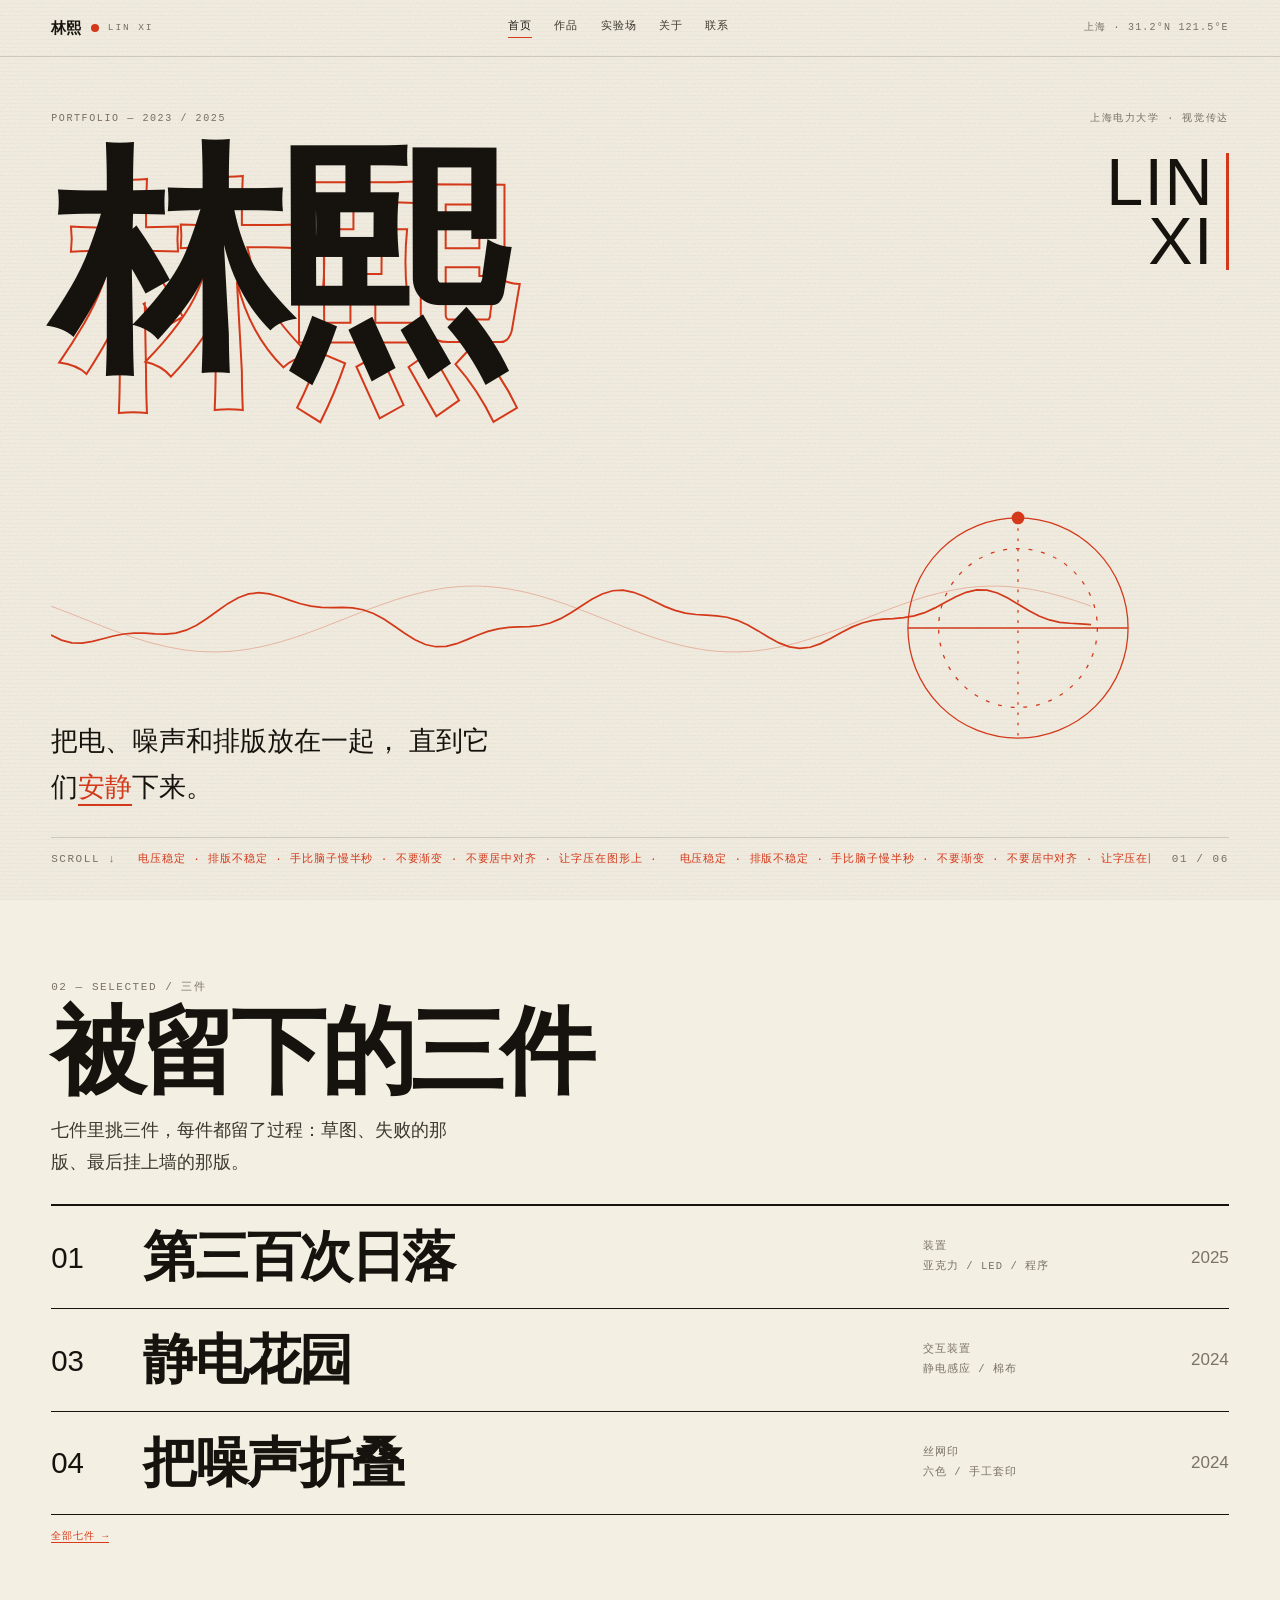
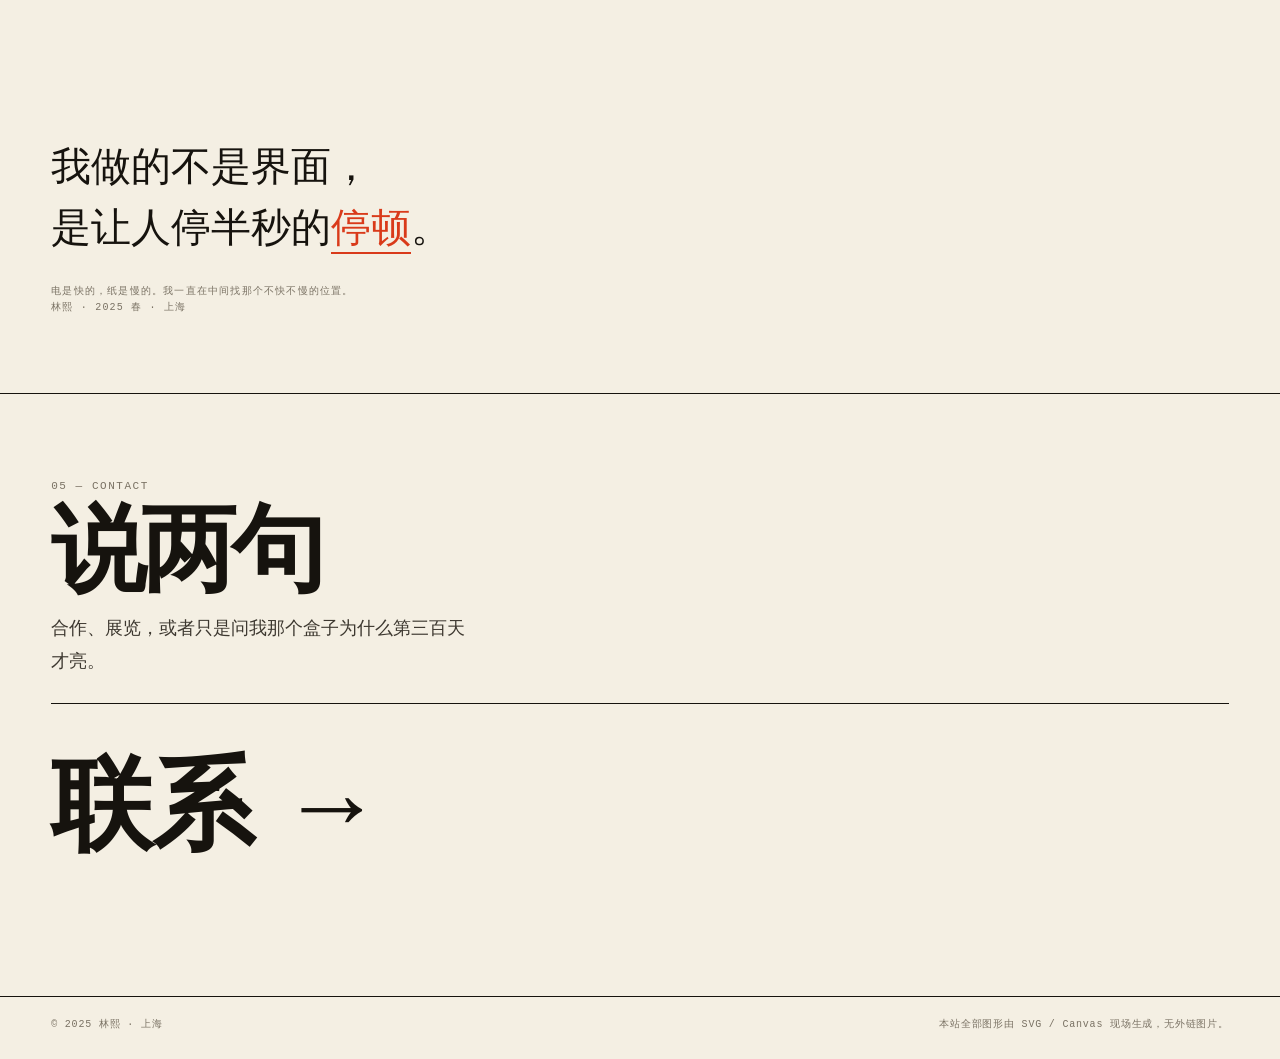
<file: index.html>
<!DOCTYPE html>
<html lang="zh-CN">
<head>
<meta charset="UTF-8">
<meta name="viewport" content="width=device-width, initial-scale=1">
<title>林熙 · 视觉 / 交互 / 装置</title>
<meta name="description" content="林熙，上海电力大学。视觉与交互设计。把电、噪声和排版放在一起，直到它们安静下来。">
<link rel="stylesheet" href="styles.css">
</head>
<body data-page="home">
<div class="grain" aria-hidden="true"></div>
<div class="scanlines" aria-hidden="true"></div>
<div class="lens" id="lens" aria-hidden="true"></div>
<div class="cursor" id="cursor" aria-hidden="true"><span>×</span></div>

<header class="bar">
  <a class="mark" href="index.html">林熙<span class="mark-dot"></span><span class="mark-latin">LIN XI</span></a>
  <nav class="nav">
    <a href="index.html" data-nav="home">首页</a>
    <a href="works.html" data-nav="works">作品</a>
    <a href="playground.html" data-nav="play">实验场</a>
    <a href="about.html" data-nav="about">关于</a>
    <a href="contact.html" data-nav="contact">联系</a>
  </nav>
  <p class="bar-meta">上海 · 31.2°N 121.5°E</p>
</header>

<main>

  <!-- ========== HERO ========== -->
  <section class="hero">
    <div class="hero-eyebrow">
      <span>PORTFOLIO — 2023 / 2025</span>
      <span>上海电力大学 · 视觉传达</span>
    </div>

    <div class="hero-stage">
      <span class="hero-ghost" aria-hidden="true">林熙</span>
      <h1 class="hero-name" data-split>林熙</h1>
      <span class="hero-latin" aria-hidden="true">LIN<br>XI</span>
      <svg class="hero-dial" viewBox="0 0 200 200" aria-hidden="true">
        <circle cx="100" cy="100" r="86" fill="none" stroke="currentColor" stroke-width="1"/>
        <circle cx="100" cy="100" r="62" fill="none" stroke="currentColor" stroke-width="1" stroke-dasharray="3 7"/>
        <path d="M14 100h172" stroke="currentColor" stroke-width="1"/>
        <path d="M100 14v172" stroke="currentColor" stroke-width="1" stroke-dasharray="2 6"/>
        <circle cx="100" cy="14" r="5" fill="currentColor"/>
      </svg>
      <svg class="hero-wave" viewBox="0 0 1200 120" preserveAspectRatio="none" aria-hidden="true">
        <path id="wave-a" d="" fill="none" stroke="currentColor" stroke-width="2"/>
        <path id="wave-b" d="" fill="none" stroke="currentColor" stroke-width="1" opacity=".35"/>
      </svg>
    </div>

    <p class="hero-claim">
      <span>把电、噪声和排版放在一起，</span>
      <span>直到它们<em>安静</em>下来。</span>
    </p>

    <div class="hero-foot">
      <span class="mono">SCROLL ↓</span>
      <div class="marquee" aria-hidden="true">
        <div class="marquee-track" id="marquee-track">
          <span>电压稳定 · 排版不稳定 · 手比脑子慢半秒 · 不要渐变 · 不要居中对齐 · 让字压在图形上 · </span>
          <span>电压稳定 · 排版不稳定 · 手比脑子慢半秒 · 不要渐变 · 不要居中对齐 · 让字压在图形上 · </span>
        </div>
      </div>
      <span class="mono">01 / 06</span>
    </div>
  </section>

  <!-- ========== FEATURED ========== -->
  <section class="page">
    <div class="page-head">
      <span class="mono">02 — SELECTED / 三件</span>
      <h2 class="page-title">被留下的三件</h2>
      <p class="page-lead">七件里挑三件，每件都留了过程：草图、失败的那版、最后挂上墙的那版。</p>
    </div>
    <ol class="work-list">
      <li class="work"><a class="work-row" href="work-sunset.html">
        <span class="work-no">01</span>
        <h3 class="work-title">第三百次日落</h3>
        <span class="work-meta"><i>装置</i><br><i>亚克力 / LED / 程序</i></span>
        <span class="work-year">2025</span>
      </a></li>
      <li class="work"><a class="work-row" href="work-garden.html">
        <span class="work-no">03</span>
        <h3 class="work-title">静电花园</h3>
        <span class="work-meta"><i>交互装置</i><br><i>静电感应 / 棉布</i></span>
        <span class="work-year">2024</span>
      </a></li>
      <li class="work"><a class="work-row" href="work-noise.html">
        <span class="work-no">04</span>
        <h3 class="work-title">把噪声折叠</h3>
        <span class="work-meta"><i>丝网印</i><br><i>六色 / 手工套印</i></span>
        <span class="work-year">2024</span>
      </a></li>
    </ol>
    <p class="work-hint mono"><a href="works.html">全部七件 →</a></p>
  </section>

  <!-- ========== STATEMENT ========== -->
  <section class="statement">
    <p class="statement-body">
      我做的不是界面，<br>
      是让人停半秒的<em>停顿</em>。
    </p>
    <p class="statement-sign">电是快的，纸是慢的。我一直在中间找那个不快不慢的位置。<br>林熙 · 2025 春 · 上海</p>
  </section>

  <!-- ========== CONTACT ========== -->
  <section class="page">
    <div class="page-head">
      <span class="mono">05 — CONTACT</span>
      <h2 class="page-title">说两句</h2>
      <p class="page-lead">合作、展览，或者只是问我那个盒子为什么第三百天才亮。</p>
    </div>
    <a class="contact-mail" href="contact.html">联系 →</a>
  </section>

  <footer class="footer">
    <span>© 2025 林熙 · 上海</span>
    <span>本站全部图形由 SVG / Canvas 现场生成，无外链图片。</span>
  </footer>
</main>

<script src="app.js"></script>
</body>
</html>
</file>
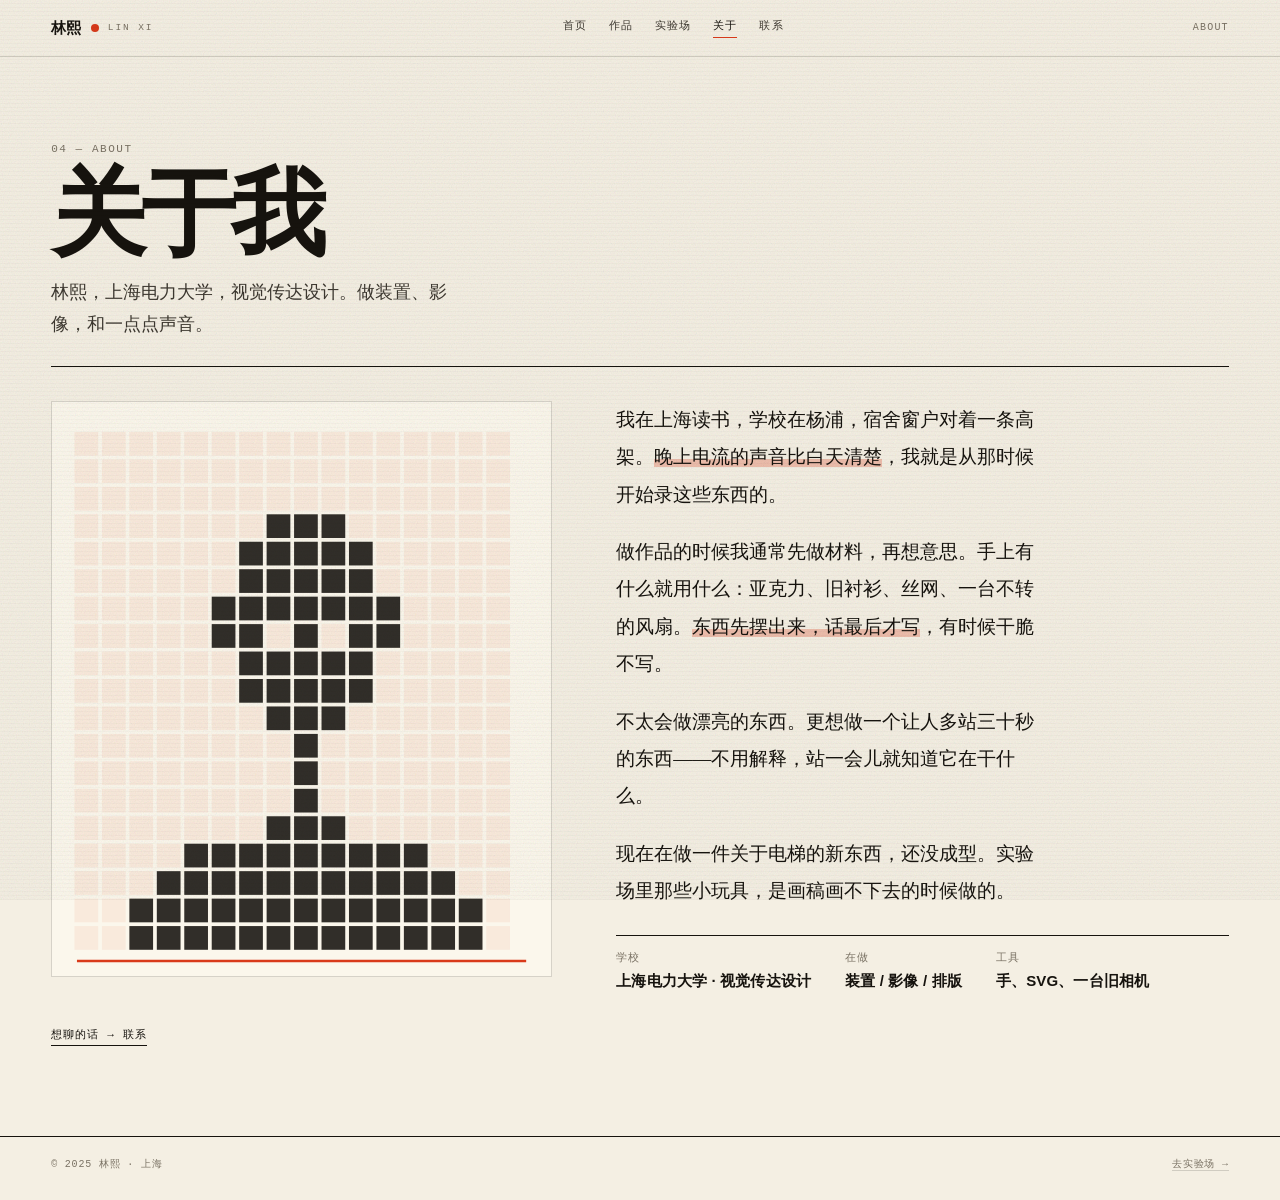
<file: about.html>
<!DOCTYPE html>
<html lang="zh-CN">
<head>
<meta charset="UTF-8">
<meta name="viewport" content="width=device-width, initial-scale=1">
<title>关于 · 林熙</title>
<meta name="description" content="林熙，上海电力大学视觉传达设计。做装置、影像和一点点声音。">
<link rel="stylesheet" href="styles.css">
</head>
<body data-page="about">
<div class="grain" aria-hidden="true"></div>
<div class="scanlines" aria-hidden="true"></div>
<div class="lens" id="lens" aria-hidden="true"></div>
<div class="cursor" id="cursor" aria-hidden="true"><span>×</span></div>

<header class="bar">
  <a class="mark" href="index.html">林熙<span class="mark-dot"></span><span class="mark-latin">LIN XI</span></a>
  <nav class="nav">
    <a href="index.html" data-nav="home">首页</a>
    <a href="works.html" data-nav="works">作品</a>
    <a href="playground.html" data-nav="play">实验场</a>
    <a href="about.html" data-nav="about">关于</a>
    <a href="contact.html" data-nav="contact">联系</a>
  </nav>
  <p class="bar-meta">ABOUT</p>
</header>

<main>
  <section class="page">
    <div class="page-head">
      <span class="mono">04 — ABOUT</span>
      <h1 class="page-title">关于我</h1>
      <p class="page-lead">林熙，上海电力大学，视觉传达设计。做装置、影像，和一点点声音。</p>
    </div>

    <div class="about-grid">
      <div class="about-portrait" data-art="portraitBig"></div>
      <div class="about-text">
        <p>我在上海读书，学校在杨浦，宿舍窗户对着一条高架。<em>晚上电流的声音比白天清楚</em>，我就是从那时候开始录这些东西的。</p>
        <p>做作品的时候我通常先做材料，再想意思。手上有什么就用什么：亚克力、旧衬衫、丝网、一台不转的风扇。<em>东西先摆出来，话最后才写</em>，有时候干脆不写。</p>
        <p>不太会做漂亮的东西。更想做一个让人多站三十秒的东西——不用解释，站一会儿就知道它在干什么。</p>
        <p>现在在做一件关于电梯的新东西，还没成型。实验场里那些小玩具，是画稿画不下去的时候做的。</p>

        <div class="about-facts">
          <div>学校<b>上海电力大学 · 视觉传达设计</b></div>
          <div>在做<b>装置 / 影像 / 排版</b></div>
          <div>工具<b>手、SVG、一台旧相机</b></div>
        </div>
      </div>
    </div>

    <a class="back" href="contact.html">想聊的话 → 联系</a>
  </section>

  <footer class="footer">
    <span>© 2025 林熙 · 上海</span>
    <span><a href="playground.html">去实验场 →</a></span>
  </footer>
</main>

<script src="app.js"></script>
</body>
</html>
</file>
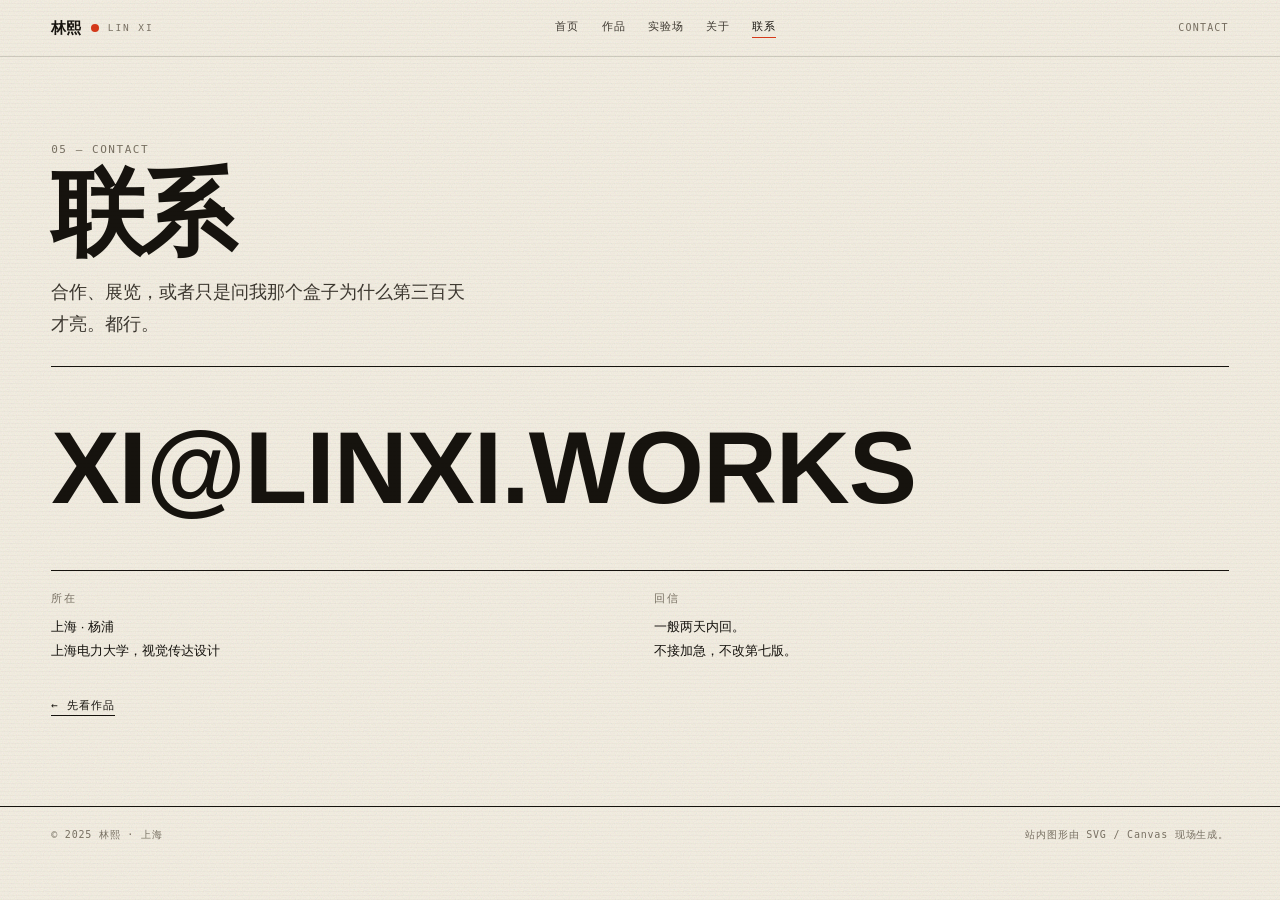
<file: contact.html>
<!DOCTYPE html>
<html lang="zh-CN">
<head>
<meta charset="UTF-8">
<meta name="viewport" content="width=device-width, initial-scale=1">
<title>联系 · 林熙</title>
<meta name="description" content="联系林熙：合作、展览，或者只是聊两句。">
<link rel="stylesheet" href="styles.css">
</head>
<body data-page="contact">
<div class="grain" aria-hidden="true"></div>
<div class="scanlines" aria-hidden="true"></div>
<div class="lens" id="lens" aria-hidden="true"></div>
<div class="cursor" id="cursor" aria-hidden="true"><span>×</span></div>

<header class="bar">
  <a class="mark" href="index.html">林熙<span class="mark-dot"></span><span class="mark-latin">LIN XI</span></a>
  <nav class="nav">
    <a href="index.html" data-nav="home">首页</a>
    <a href="works.html" data-nav="works">作品</a>
    <a href="playground.html" data-nav="play">实验场</a>
    <a href="about.html" data-nav="about">关于</a>
    <a href="contact.html" data-nav="contact">联系</a>
  </nav>
  <p class="bar-meta">CONTACT</p>
</header>

<main>
  <section class="page">
    <div class="page-head">
      <span class="mono">05 — CONTACT</span>
      <h1 class="page-title">联系</h1>
      <p class="page-lead">合作、展览，或者只是问我那个盒子为什么第三百天才亮。都行。</p>
    </div>

    <a class="contact-mail" href="mailto:xi@linxi.works">XI@LINXI.WORKS</a>

    <div class="contact-grid">
      <div>
        <span class="mono">所在</span>
        上海 · 杨浦<br>上海电力大学，视觉传达设计
      </div>
      <div>
        <span class="mono">回信</span>
        一般两天内回。<br>不接加急，不改第七版。
      </div>
    </div>

    <a class="back" href="works.html">← 先看作品</a>
  </section>

  <footer class="footer">
    <span>© 2025 林熙 · 上海</span>
    <span>站内图形由 SVG / Canvas 现场生成。</span>
  </footer>
</main>

<script src="app.js"></script>
</body>
</html>
</file>
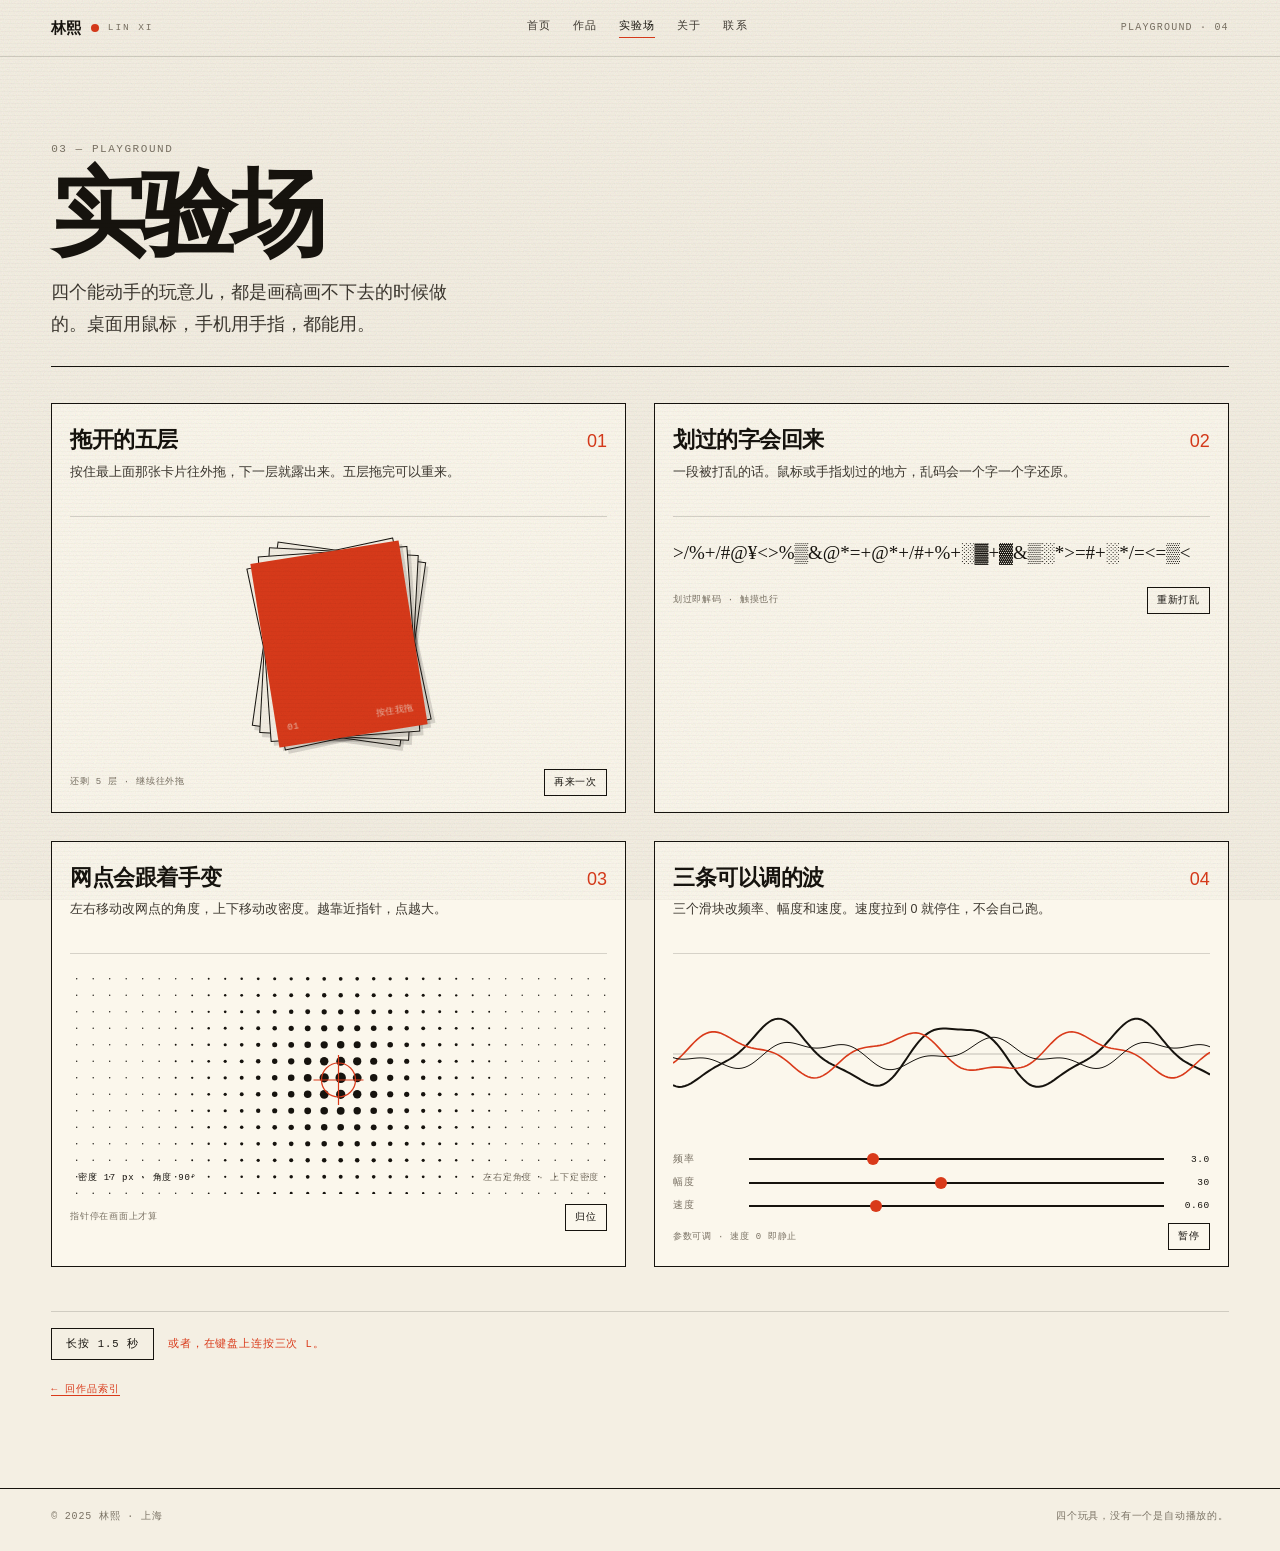
<file: playground.html>
<!DOCTYPE html>
<html lang="zh-CN">
<head>
<meta charset="UTF-8">
<meta name="viewport" content="width=device-width, initial-scale=1">
<title>实验场 · 林熙</title>
<meta name="description" content="四个能动手的小玩具：卡片堆、乱码解码、网点、可调波形。鼠标和触屏都能用。">
<link rel="stylesheet" href="styles.css">
</head>
<body data-page="play">
<div class="grain" aria-hidden="true"></div>
<div class="scanlines" aria-hidden="true"></div>
<div class="lens" id="lens" aria-hidden="true"></div>
<div class="cursor" id="cursor" aria-hidden="true"><span>×</span></div>

<header class="bar">
  <a class="mark" href="index.html">林熙<span class="mark-dot"></span><span class="mark-latin">LIN XI</span></a>
  <nav class="nav">
    <a href="index.html" data-nav="home">首页</a>
    <a href="works.html" data-nav="works">作品</a>
    <a href="playground.html" data-nav="play">实验场</a>
    <a href="about.html" data-nav="about">关于</a>
    <a href="contact.html" data-nav="contact">联系</a>
  </nav>
  <p class="bar-meta">PLAYGROUND · 04</p>
</header>

<main>
  <section class="page">
    <div class="page-head">
      <span class="mono">03 — PLAYGROUND</span>
      <h1 class="page-title">实验场</h1>
      <p class="page-lead">四个能动手的玩意儿，都是画稿画不下去的时候做的。桌面用鼠标，手机用手指，都能用。</p>
    </div>

    <div class="toy-grid">

      <!-- 01 卡片堆 -->
      <article class="toy rv">
        <div class="toy-head"><h2 class="toy-title">拖开的五层</h2><span class="toy-no">01</span></div>
        <p class="toy-desc">按住最上面那张卡片往外拖，下一层就露出来。五层拖完可以重来。</p>
        <div class="toy-stage">
          <div class="stack" id="stack">
            <div class="card" data-rot="-9"><span>01</span><span>按住我拖</span></div>
            <div class="card" data-rot="-4"><span>02</span><span>电从这里进来</span></div>
            <div class="card" data-rot="3"><span>03</span><span>字开始不稳</span></div>
            <div class="card" data-rot="8"><span>04</span><span>一点噪声</span></div>
            <div class="card" data-rot="-12"><span>05</span><span>见底了</span></div>
          </div>
        </div>
        <div class="toy-note"><span id="stack-tip">按住卡片往外拖 →</span><button class="toy-btn" id="stack-reset">再来一次</button></div>
      </article>

      <!-- 02 解码 -->
      <article class="toy rv">
        <div class="toy-head"><h2 class="toy-title">划过的字会回来</h2><span class="toy-no">02</span></div>
        <p class="toy-desc">一段被打乱的话。鼠标或手指划过的地方，乱码会一个字一个字还原。</p>
        <div class="toy-stage">
          <div class="decode" id="decode">这不是乱码，是还没被读到的句子。把光标挪过来，字会一个一个回来。留在这里的，都曾经是真的。</div>
        </div>
        <div class="toy-note"><span>划过即解码 · 触摸也行</span><button class="toy-btn" id="decode-reset">重新打乱</button></div>
      </article>

      <!-- 03 网点 -->
      <article class="toy rv">
        <div class="toy-head"><h2 class="toy-title">网点会跟着手变</h2><span class="toy-no">03</span></div>
        <p class="toy-desc">左右移动改网点的角度，上下移动改密度。越靠近指针，点越大。</p>
        <div class="toy-stage">
          <div class="dots-stage">
            <canvas id="dots"></canvas>
            <span class="dots-read" id="dots-read">密度 16 px · 角度 90°</span>
            <span class="dots-hint">左右定角度 · 上下定密度</span>
          </div>
        </div>
        <div class="toy-note"><span>指针停在画面上才算</span><button class="toy-btn" id="dots-reset">归位</button></div>
      </article>

      <!-- 04 波形 -->
      <article class="toy rv">
        <div class="toy-head"><h2 class="toy-title">三条可以调的波</h2><span class="toy-no">04</span></div>
        <p class="toy-desc">三个滑块改频率、幅度和速度。速度拉到 0 就停住，不会自己跑。</p>
        <div class="toy-stage">
          <div class="wave-stage"><canvas id="wave"></canvas></div>
          <div class="controls">
            <label class="ctrl">频率 <input id="w-freq" type="range" min="0.5" max="9" step="0.1" value="3"><b id="w-freq-v">3.0</b></label>
            <label class="ctrl">幅度 <input id="w-amp" type="range" min="6" max="58" step="1" value="30"><b id="w-amp-v">30</b></label>
            <label class="ctrl">速度 <input id="w-speed" type="range" min="0" max="2" step="0.05" value="0.6"><b id="w-speed-v">0.60</b></label>
          </div>
        </div>
        <div class="toy-note"><span>参数可调 · 速度 0 即静止</span><button class="toy-btn" id="wave-pause">暂停</button></div>
      </article>

    </div>

    <div class="egg">
      <button id="egg-btn">长按 1.5 秒</button>
      <span class="egg-out" id="egg-out">或者，在键盘上连按三次 L。</span>
    </div>

    <p class="work-hint mono" style="margin-top:22px"><a href="works.html">← 回作品索引</a></p>
  </section>

  <footer class="footer">
    <span>© 2025 林熙 · 上海</span>
    <span>四个玩具，没有一个是自动播放的。</span>
  </footer>
</main>

<script src="app.js"></script>
</body>
</html>
</file>
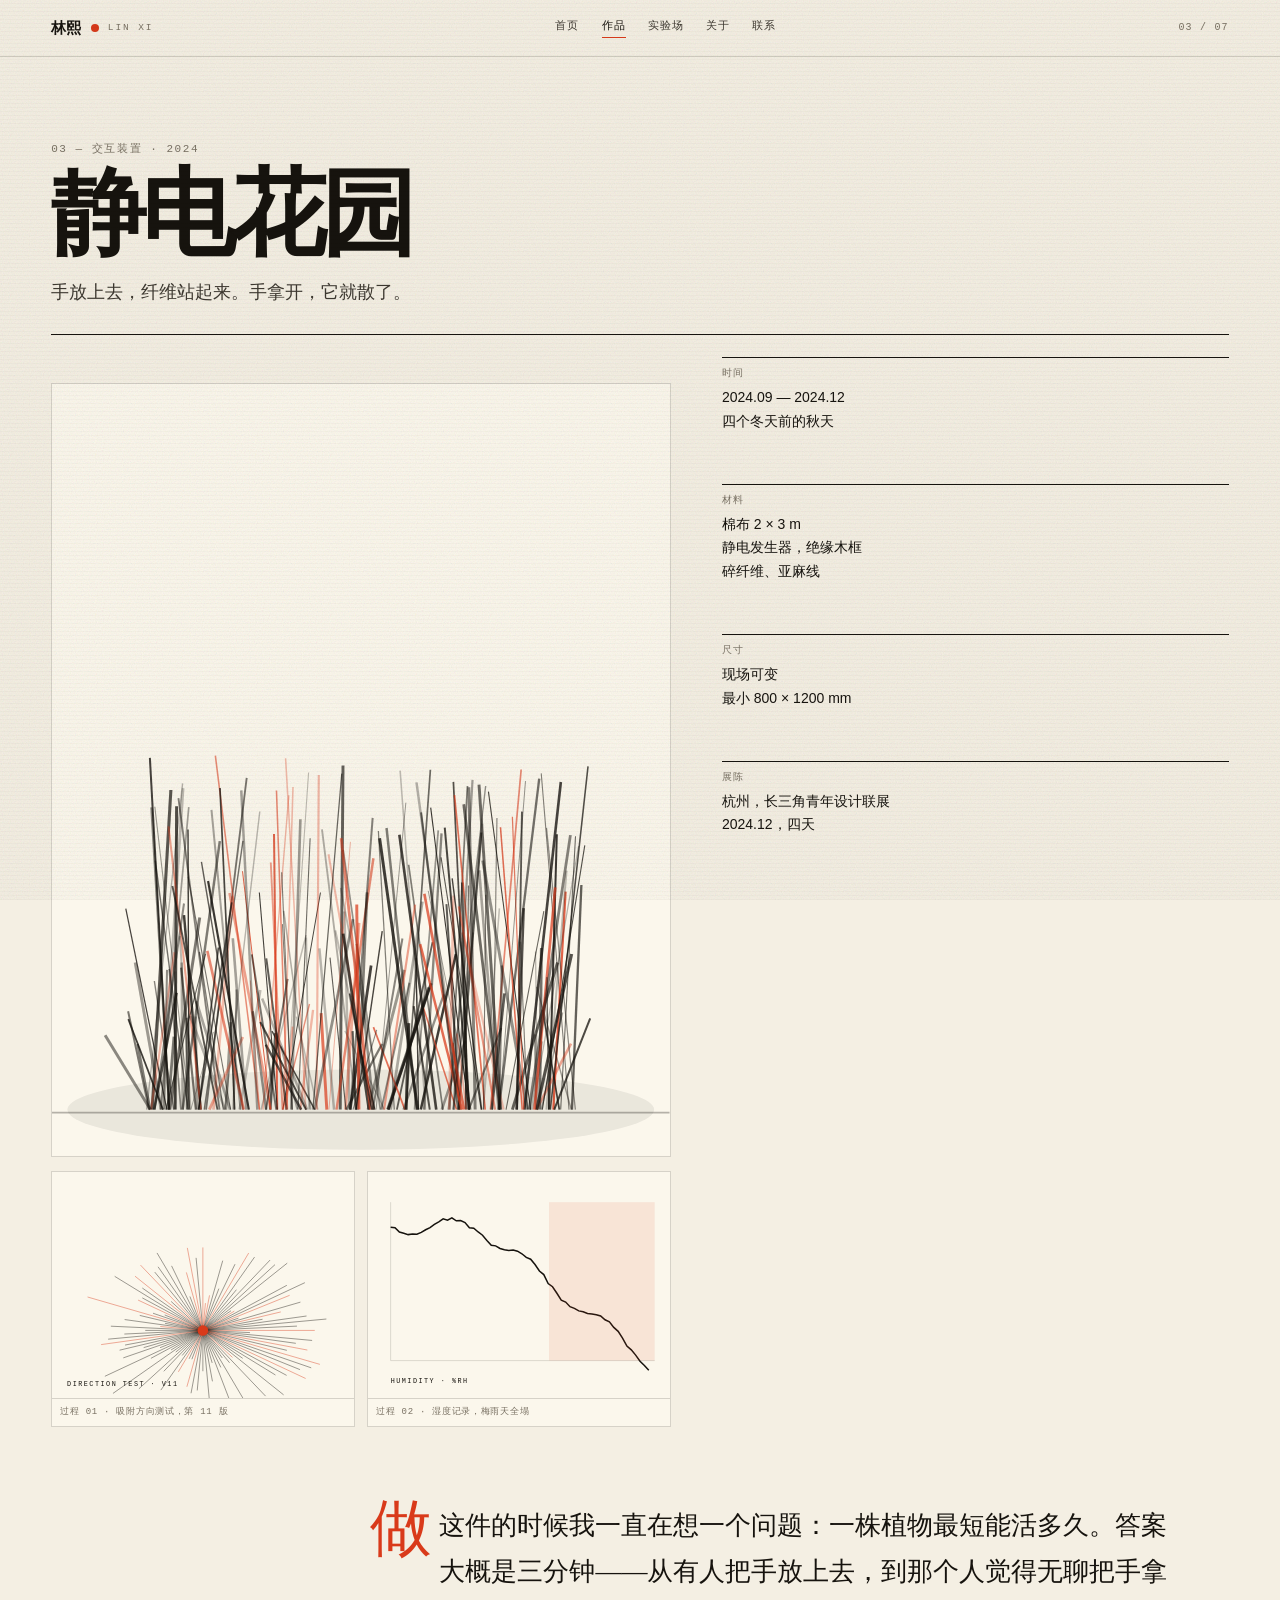
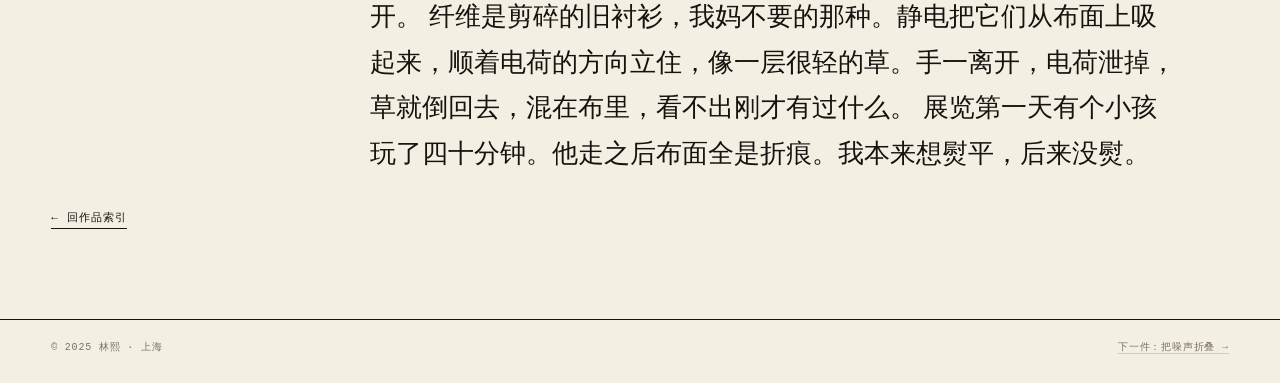
<file: work-garden.html>
<!DOCTYPE html>
<html lang="zh-CN">
<head>
<meta charset="UTF-8">
<meta name="viewport" content="width=device-width, initial-scale=1">
<title>静电花园 · 林熙</title>
<meta name="description" content="静电花园：手放在布面上，静电吸附纤维，长成一株只存在几分钟的植物。">
<link rel="stylesheet" href="styles.css">
</head>
<body data-page="works">
<div class="grain" aria-hidden="true"></div>
<div class="scanlines" aria-hidden="true"></div>
<div class="lens" id="lens" aria-hidden="true"></div>
<div class="cursor" id="cursor" aria-hidden="true"><span>×</span></div>

<header class="bar">
  <a class="mark" href="index.html">林熙<span class="mark-dot"></span><span class="mark-latin">LIN XI</span></a>
  <nav class="nav">
    <a href="index.html" data-nav="home">首页</a>
    <a href="works.html" data-nav="works">作品</a>
    <a href="playground.html" data-nav="play">实验场</a>
    <a href="about.html" data-nav="about">关于</a>
    <a href="contact.html" data-nav="contact">联系</a>
  </nav>
  <p class="bar-meta">03 / 07</p>
</header>

<main>
  <section class="page">
    <div class="page-head">
      <span class="mono">03 — 交互装置 · 2024</span>
      <h1 class="page-title">静电花园</h1>
      <p class="page-lead">手放上去，纤维站起来。手拿开，它就散了。</p>
    </div>

    <div class="detail-hero">
      <div>
        <div class="detail-art" data-art="garden-main"></div>
        <div class="process">
          <figure><div data-art="garden-p1"></div><figcaption>过程 01 · 吸附方向测试，第 11 版</figcaption></figure>
          <figure><div data-art="garden-p2"></div><figcaption>过程 02 · 湿度记录，梅雨天全塌</figcaption></figure>
        </div>
      </div>
      <aside class="detail-side">
        <dl class="meta-block"><dt>时间</dt><dd>2024.09 — 2024.12<br>四个冬天前的秋天</dd></dl>
        <dl class="meta-block"><dt>材料</dt><dd>棉布 2 × 3 m<br>静电发生器，绝缘木框<br>碎纤维、亚麻线</dd></dl>
        <dl class="meta-block"><dt>尺寸</dt><dd>现场可变<br>最小 800 × 1200 mm</dd></dl>
        <dl class="meta-block"><dt>展陈</dt><dd>杭州，长三角青年设计联展<br>2024.12，四天</dd></dl>
      </aside>
    </div>

    <p class="detail-note">
      <span class="drop">做</span>这件的时候我一直在想一个问题：一株植物最短能活多久。答案大概是三分钟——从有人把手放上去，到那个人觉得无聊把手拿开。
      纤维是剪碎的旧衬衫，我妈不要的那种。静电把它们从布面上吸起来，顺着电荷的方向立住，像一层很轻的草。手一离开，电荷泄掉，草就倒回去，混在布里，看不出刚才有过什么。
      展览第一天有个小孩玩了四十分钟。他走之后布面全是折痕。我本来想熨平，后来没熨。
    </p>

    <a class="back" href="works.html">← 回作品索引</a>
  </section>

  <footer class="footer">
    <span>© 2025 林熙 · 上海</span>
    <span><a href="work-noise.html">下一件：把噪声折叠 →</a></span>
  </footer>
</main>

<script src="app.js"></script>
</body>
</html>
</file>
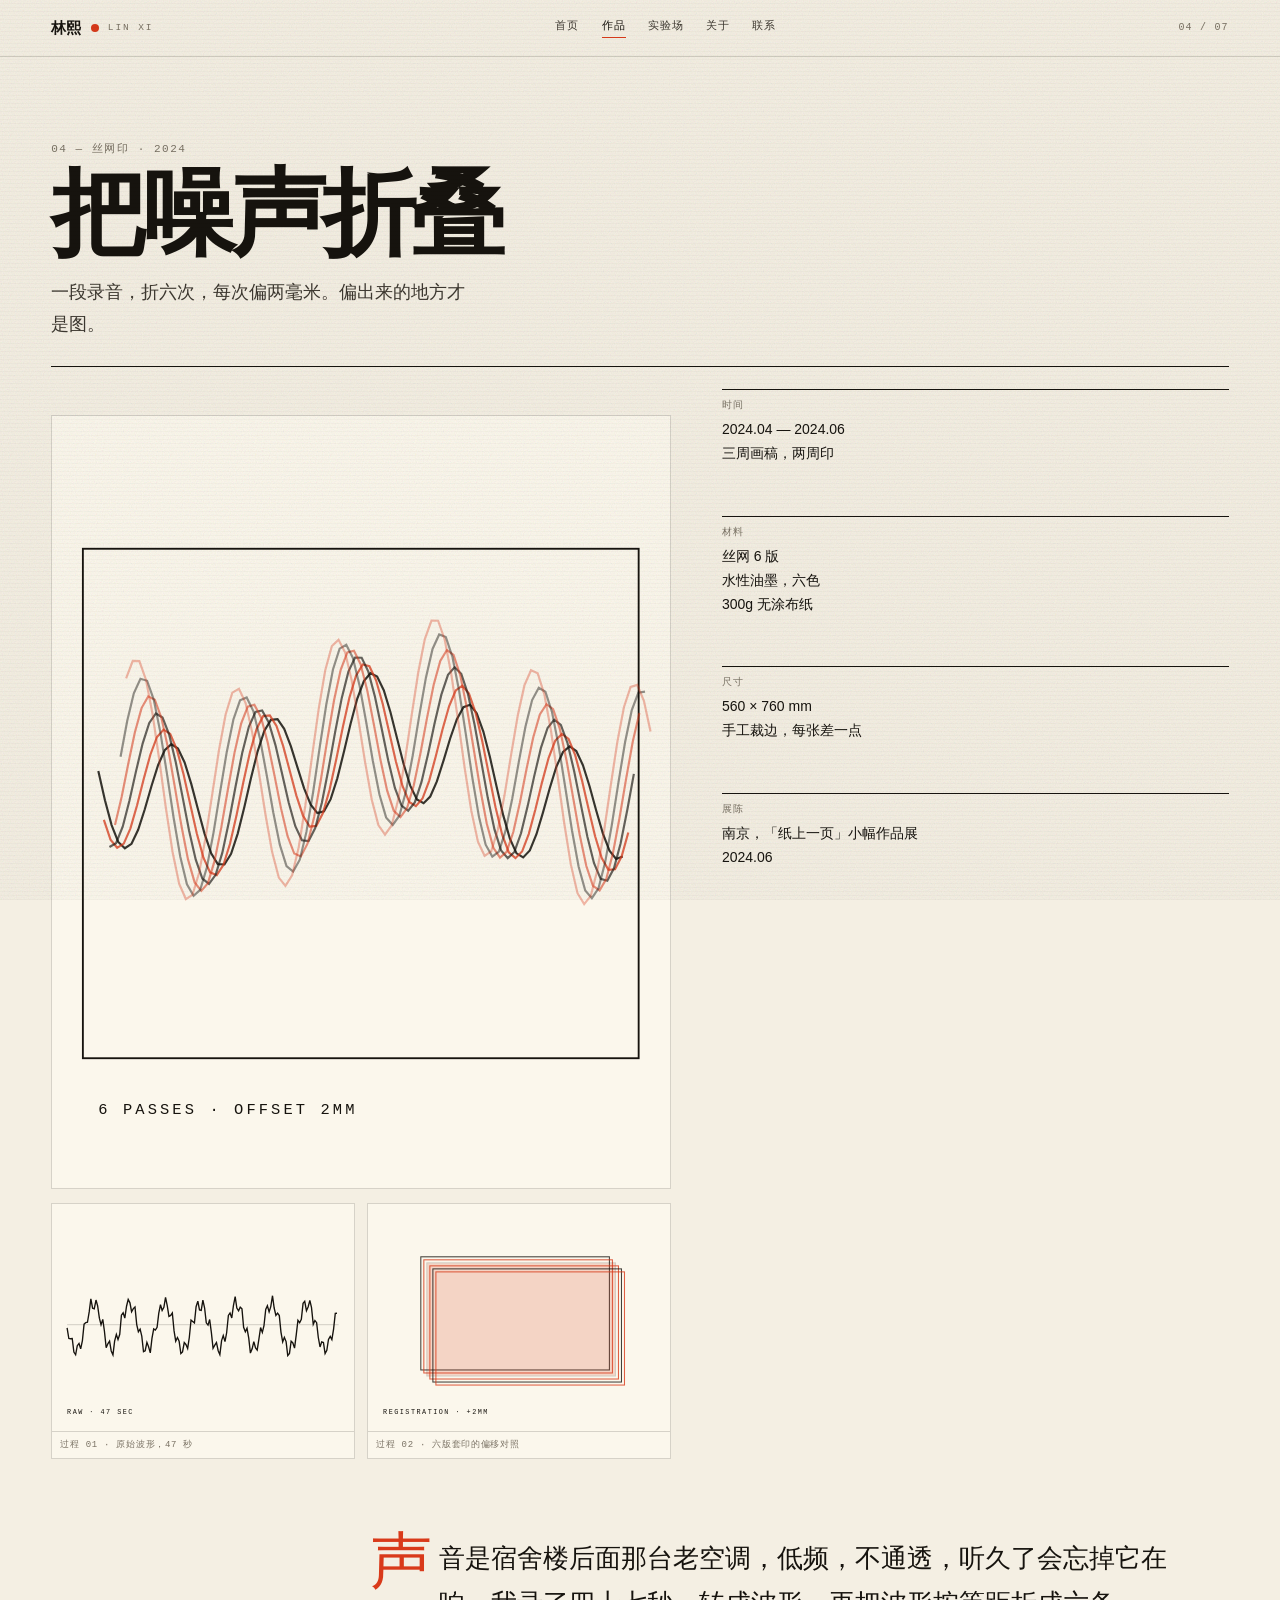
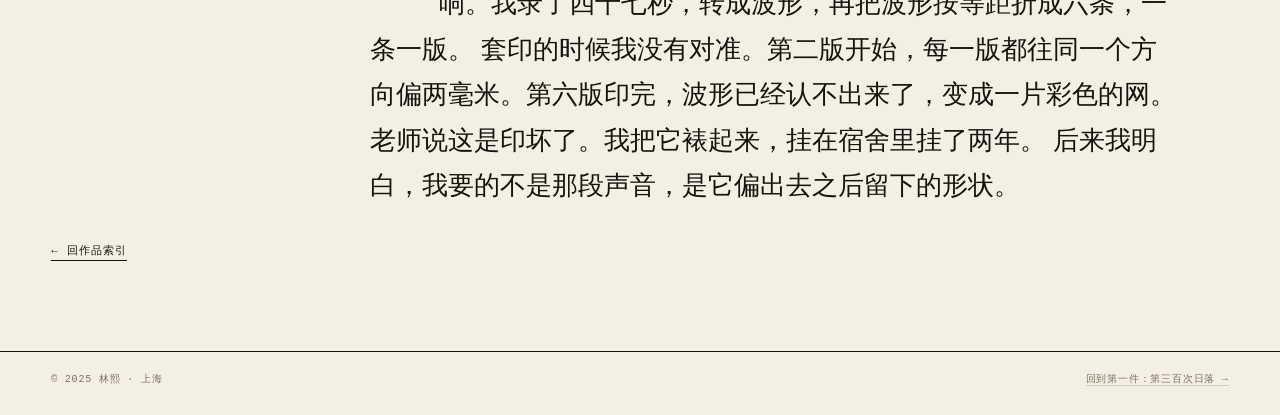
<file: work-noise.html>
<!DOCTYPE html>
<html lang="zh-CN">
<head>
<meta charset="UTF-8">
<meta name="viewport" content="width=device-width, initial-scale=1">
<title>把噪声折叠 · 林熙</title>
<meta name="description" content="把噪声折叠：把录音转成波形，再把波形折成纸，六次套印的偏移不做修正。">
<link rel="stylesheet" href="styles.css">
</head>
<body data-page="works">
<div class="grain" aria-hidden="true"></div>
<div class="scanlines" aria-hidden="true"></div>
<div class="lens" id="lens" aria-hidden="true"></div>
<div class="cursor" id="cursor" aria-hidden="true"><span>×</span></div>

<header class="bar">
  <a class="mark" href="index.html">林熙<span class="mark-dot"></span><span class="mark-latin">LIN XI</span></a>
  <nav class="nav">
    <a href="index.html" data-nav="home">首页</a>
    <a href="works.html" data-nav="works">作品</a>
    <a href="playground.html" data-nav="play">实验场</a>
    <a href="about.html" data-nav="about">关于</a>
    <a href="contact.html" data-nav="contact">联系</a>
  </nav>
  <p class="bar-meta">04 / 07</p>
</header>

<main>
  <section class="page">
    <div class="page-head">
      <span class="mono">04 — 丝网印 · 2024</span>
      <h1 class="page-title">把噪声折叠</h1>
      <p class="page-lead">一段录音，折六次，每次偏两毫米。偏出来的地方才是图。</p>
    </div>

    <div class="detail-hero">
      <div>
        <div class="detail-art" data-art="noise-main"></div>
        <div class="process">
          <figure><div data-art="noise-p1"></div><figcaption>过程 01 · 原始波形，47 秒</figcaption></figure>
          <figure><div data-art="noise-p2"></div><figcaption>过程 02 · 六版套印的偏移对照</figcaption></figure>
        </div>
      </div>
      <aside class="detail-side">
        <dl class="meta-block"><dt>时间</dt><dd>2024.04 — 2024.06<br>三周画稿，两周印</dd></dl>
        <dl class="meta-block"><dt>材料</dt><dd>丝网 6 版<br>水性油墨，六色<br>300g 无涂布纸</dd></dl>
        <dl class="meta-block"><dt>尺寸</dt><dd>560 × 760 mm<br>手工裁边，每张差一点</dd></dl>
        <dl class="meta-block"><dt>展陈</dt><dd>南京，「纸上一页」小幅作品展<br>2024.06</dd></dl>
      </aside>
    </div>

    <p class="detail-note">
      <span class="drop">声</span>音是宿舍楼后面那台老空调，低频，不通透，听久了会忘掉它在响。我录了四十七秒，转成波形，再把波形按等距折成六条，一条一版。
      套印的时候我没有对准。第二版开始，每一版都往同一个方向偏两毫米。第六版印完，波形已经认不出来了，变成一片彩色的网。老师说这是印坏了。我把它裱起来，挂在宿舍里挂了两年。
      后来我明白，我要的不是那段声音，是它偏出去之后留下的形状。
    </p>

    <a class="back" href="works.html">← 回作品索引</a>
  </section>

  <footer class="footer">
    <span>© 2025 林熙 · 上海</span>
    <span><a href="work-sunset.html">回到第一件：第三百次日落 →</a></span>
  </footer>
</main>

<script src="app.js"></script>
</body>
</html>
</file>
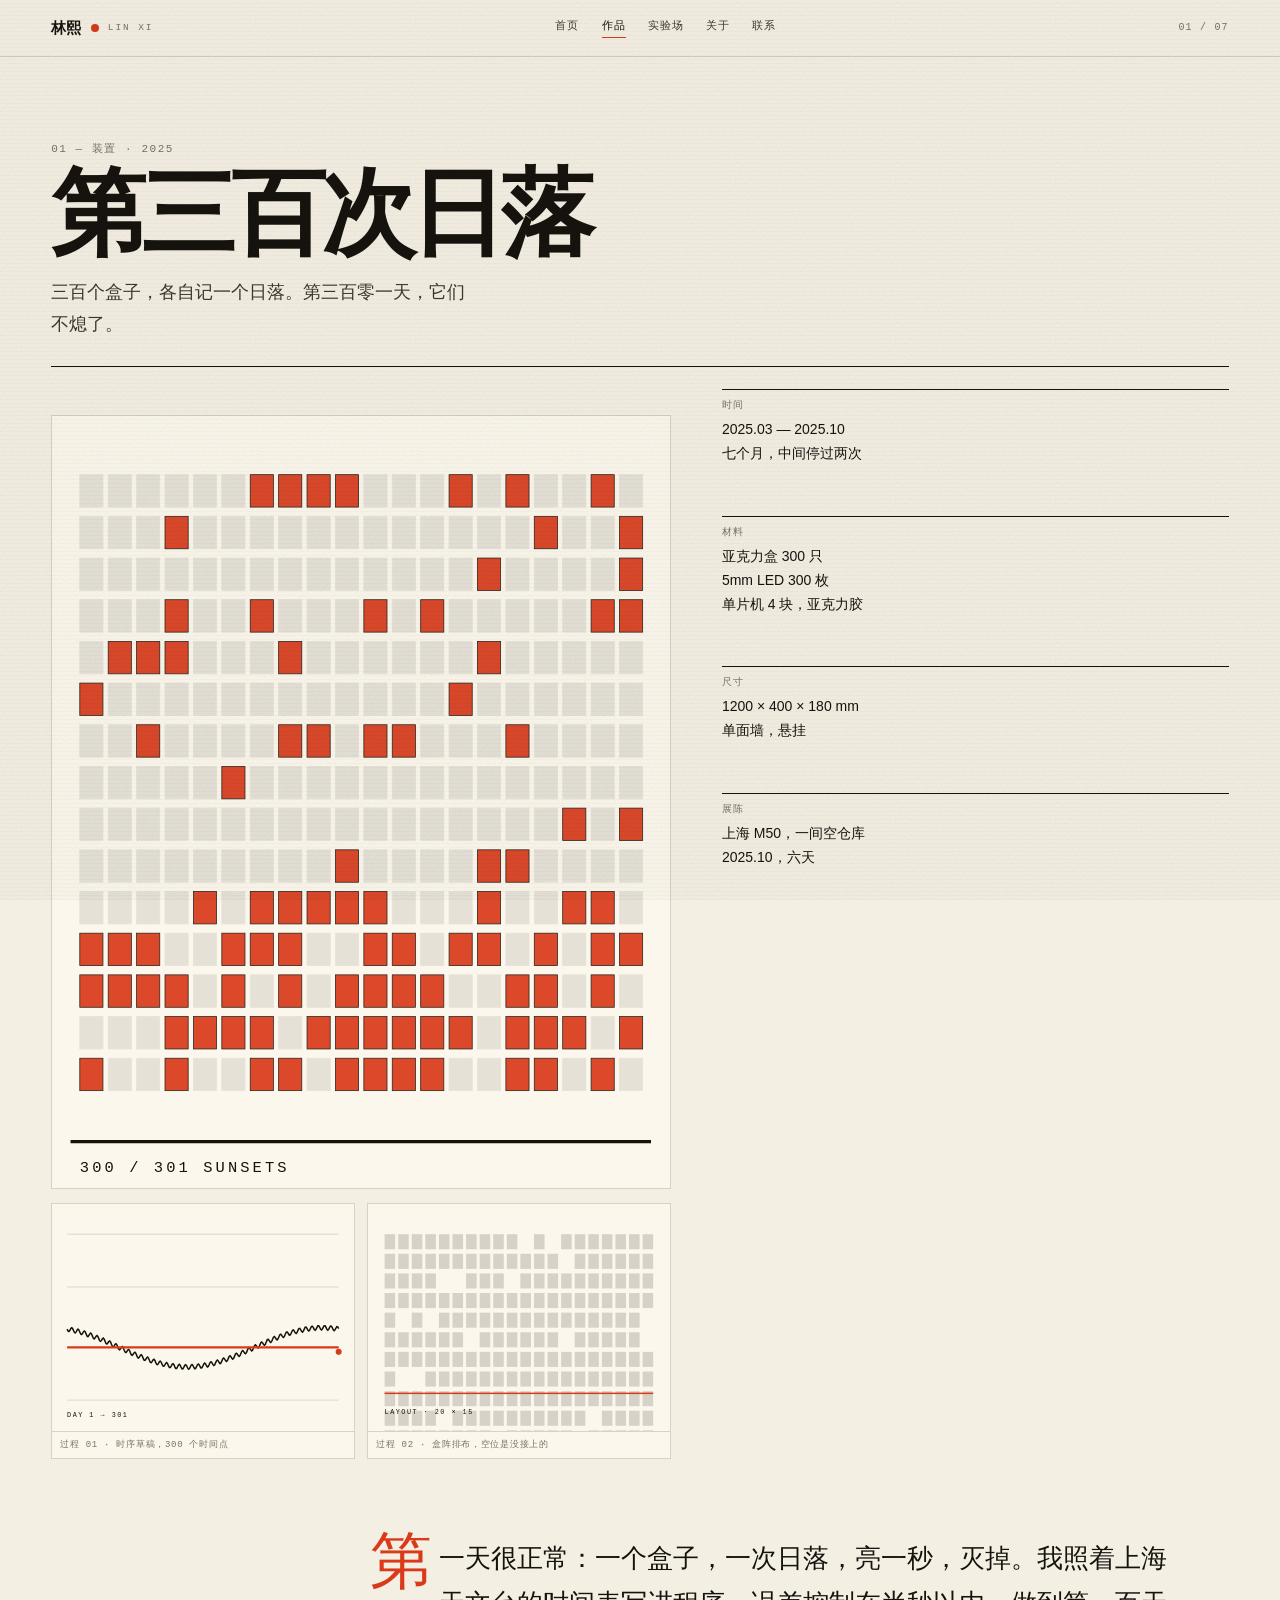
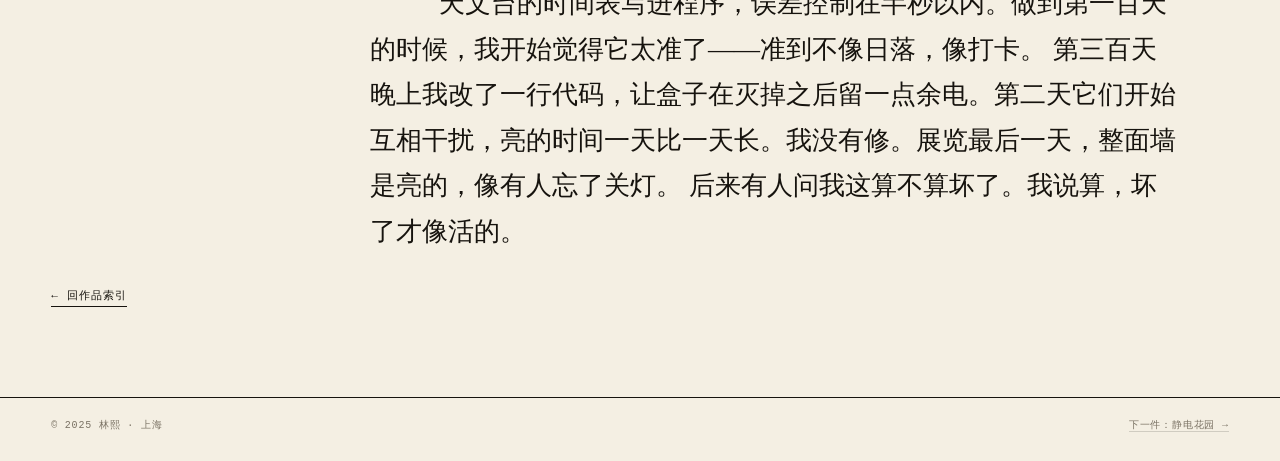
<file: work-sunset.html>
<!DOCTYPE html>
<html lang="zh-CN">
<head>
<meta charset="UTF-8">
<meta name="viewport" content="width=device-width, initial-scale=1">
<title>第三百次日落 · 林熙</title>
<meta name="description" content="第三百次日落：三百个亚克力盒，每盒一枚 LED，按上海真实日落时间错开一秒点亮。">
<link rel="stylesheet" href="styles.css">
</head>
<body data-page="works">
<div class="grain" aria-hidden="true"></div>
<div class="scanlines" aria-hidden="true"></div>
<div class="lens" id="lens" aria-hidden="true"></div>
<div class="cursor" id="cursor" aria-hidden="true"><span>×</span></div>

<header class="bar">
  <a class="mark" href="index.html">林熙<span class="mark-dot"></span><span class="mark-latin">LIN XI</span></a>
  <nav class="nav">
    <a href="index.html" data-nav="home">首页</a>
    <a href="works.html" data-nav="works">作品</a>
    <a href="playground.html" data-nav="play">实验场</a>
    <a href="about.html" data-nav="about">关于</a>
    <a href="contact.html" data-nav="contact">联系</a>
  </nav>
  <p class="bar-meta">01 / 07</p>
</header>

<main>
  <section class="page">
    <div class="page-head">
      <span class="mono">01 — 装置 · 2025</span>
      <h1 class="page-title">第三百次日落</h1>
      <p class="page-lead">三百个盒子，各自记一个日落。第三百零一天，它们不熄了。</p>
    </div>

    <div class="detail-hero">
      <div>
        <div class="detail-art" data-art="sunset-main"></div>
        <div class="process">
          <figure><div data-art="sunset-p1"></div><figcaption>过程 01 · 时序草稿，300 个时间点</figcaption></figure>
          <figure><div data-art="sunset-p2"></div><figcaption>过程 02 · 盒阵排布，空位是没接上的</figcaption></figure>
        </div>
      </div>
      <aside class="detail-side">
        <dl class="meta-block"><dt>时间</dt><dd>2025.03 — 2025.10<br>七个月，中间停过两次</dd></dl>
        <dl class="meta-block"><dt>材料</dt><dd>亚克力盒 300 只<br>5mm LED 300 枚<br>单片机 4 块，亚克力胶</dd></dl>
        <dl class="meta-block"><dt>尺寸</dt><dd>1200 × 400 × 180 mm<br>单面墙，悬挂</dd></dl>
        <dl class="meta-block"><dt>展陈</dt><dd>上海 M50，一间空仓库<br>2025.10，六天</dd></dl>
      </aside>
    </div>

    <p class="detail-note">
      <span class="drop">第</span>一天很正常：一个盒子，一次日落，亮一秒，灭掉。我照着上海天文台的时间表写进程序，误差控制在半秒以内。做到第一百天的时候，我开始觉得它太准了——准到不像日落，像打卡。
      第三百天晚上我改了一行代码，让盒子在灭掉之后留一点余电。第二天它们开始互相干扰，亮的时间一天比一天长。我没有修。展览最后一天，整面墙是亮的，像有人忘了关灯。
      后来有人问我这算不算坏了。我说算，坏了才像活的。
    </p>

    <a class="back" href="works.html">← 回作品索引</a>
  </section>

  <footer class="footer">
    <span>© 2025 林熙 · 上海</span>
    <span><a href="work-garden.html">下一件：静电花园 →</a></span>
  </footer>
</main>

<script src="app.js"></script>
</body>
</html>
</file>
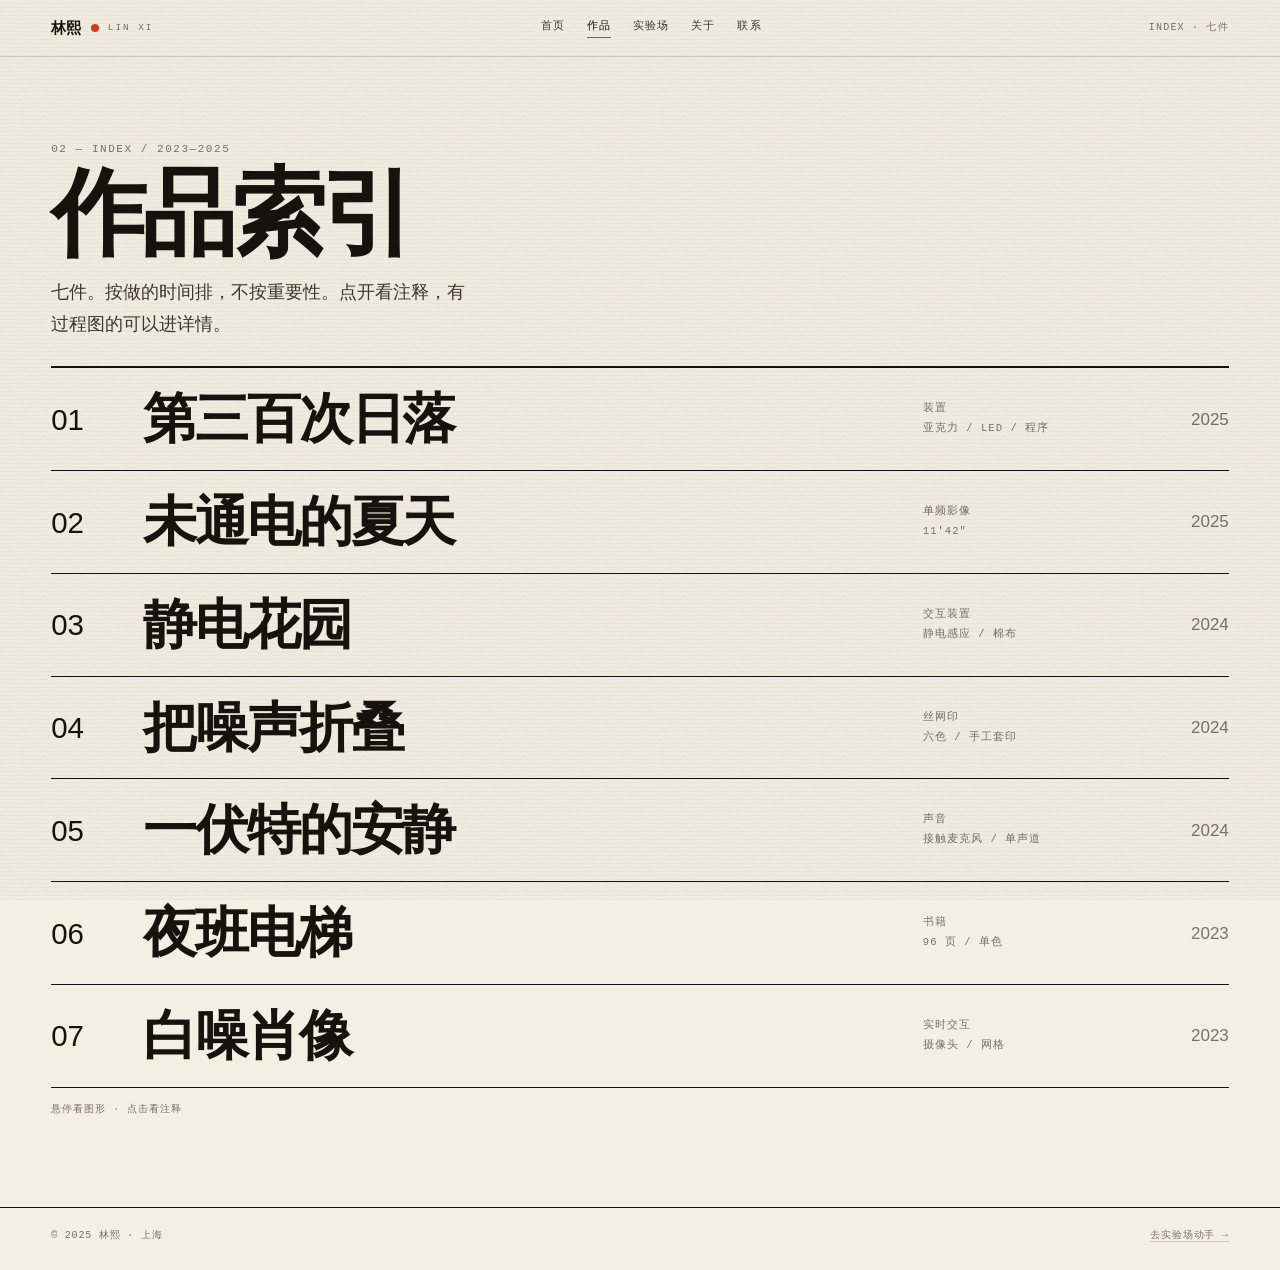
<file: works.html>
<!DOCTYPE html>
<html lang="zh-CN">
<head>
<meta charset="UTF-8">
<meta name="viewport" content="width=device-width, initial-scale=1">
<title>作品索引 · 林熙</title>
<meta name="description" content="林熙的七件作品：装置、影像、声音、丝网印与书。">
<link rel="stylesheet" href="styles.css">
</head>
<body data-page="works">
<div class="grain" aria-hidden="true"></div>
<div class="scanlines" aria-hidden="true"></div>
<div class="lens" id="lens" aria-hidden="true"></div>
<div class="cursor" id="cursor" aria-hidden="true"><span>×</span></div>

<header class="bar">
  <a class="mark" href="index.html">林熙<span class="mark-dot"></span><span class="mark-latin">LIN XI</span></a>
  <nav class="nav">
    <a href="index.html" data-nav="home">首页</a>
    <a href="works.html" data-nav="works">作品</a>
    <a href="playground.html" data-nav="play">实验场</a>
    <a href="about.html" data-nav="about">关于</a>
    <a href="contact.html" data-nav="contact">联系</a>
  </nav>
  <p class="bar-meta">INDEX · 七件</p>
</header>

<main>
  <section class="page">
    <div class="page-head">
      <span class="mono">02 — INDEX / 2023—2025</span>
      <h1 class="page-title">作品索引</h1>
      <p class="page-lead">七件。按做的时间排，不按重要性。点开看注释，有过程图的可以进详情。</p>
    </div>
    <ol class="work-list" id="work-list"></ol>
    <p class="work-hint mono">悬停看图形 · 点击看注释</p>
  </section>

  <footer class="footer">
    <span>© 2025 林熙 · 上海</span>
    <span><a href="playground.html">去实验场动手 →</a></span>
  </footer>
</main>

<div class="preview" id="preview" aria-hidden="true"><div class="preview-inner" id="preview-inner"></div></div>
<script src="app.js"></script>
</body>
</html>
</file>
<file: styles.css>
:root{
  --paper:#F4EFE3;
  --paper-2:#FBF7EC;
  --ink:#16130E;
  --ink-soft:#3D3830;
  --muted:#7A7264;
  --volt:#D93A1A;
  --line:rgba(22,19,14,.16);
  --display:"Noto Sans SC","Source Han Sans SC",sans-serif;
  --latin:"Bahnschrift Condensed","Bahnschrift","DIN Condensed",Impact,sans-serif;
  --serif:"Noto Serif SC","Songti SC",serif;
  --mono:"Cascadia Mono",Consolas,monospace;
  --pad:clamp(20px,4vw,64px);
}

*{box-sizing:border-box}
html{scroll-behavior:smooth}
body{
  margin:0;background:var(--paper);color:var(--ink);
  font-family:var(--display);font-size:16px;line-height:1.6;
  -webkit-font-smoothing:antialiased;overflow-x:hidden;
}
h1,h2,h3,p,ol,ul{margin:0}
a{color:inherit;text-decoration:none}
.mono{font-family:var(--mono);font-size:11px;letter-spacing:.14em;text-transform:uppercase}
.grain{
  position:fixed;inset:0;z-index:40;pointer-events:none;opacity:.35;
  background-image:url("data:image/svg+xml;utf8,<svg xmlns='http://www.w3.org/2000/svg' width='160' height='160'><filter id='n'><feTurbulence type='fractalNoise' baseFrequency='.85' numOctaves='3'/></filter><rect width='160' height='160' filter='url(%23n)' opacity='.42'/></svg>");
  mix-blend-mode:multiply;
}
.scanlines{
  position:fixed;inset:0;z-index:39;pointer-events:none;
  background:repeating-linear-gradient(0deg,rgba(22,19,14,.035) 0 1px,transparent 1px 4px);
  opacity:.6;
}
/* 亮底上的“显影”透镜：局部染色 + 网点，不是黑斑 */
.lens{
  position:fixed;inset:0;z-index:31;pointer-events:none;
  background:
    radial-gradient(circle at var(--lx,50%) var(--ly,50%), rgba(22,19,14,.07) 0 2px, transparent 2px 7px),
    rgba(217,58,26,.26);
  background-size:7px 7px,100% 100%;
  mix-blend-mode:multiply;
  clip-path:circle(0px at 50% 50%);
  transition:clip-path .1s linear;
}
.cursor{
  position:fixed;top:0;left:0;z-index:45;pointer-events:none;
  width:24px;height:24px;margin:-12px 0 0 -12px;border:1px solid var(--ink);
  border-radius:50%;display:grid;place-items:center;
  font-family:var(--mono);font-size:11px;line-height:1;
  mix-blend-mode:difference;color:var(--paper);
  transition:width .22s,height .22s,margin .22s,border-color .22s,opacity .3s;
  opacity:0;
}
.cursor.on{opacity:1}
.cursor.is-hot{width:54px;height:54px;margin:-27px 0 0 -27px;border-color:var(--volt)}

/* ---------- 顶栏 ---------- */
.bar{
  position:sticky;top:0;z-index:35;
  display:flex;align-items:center;justify-content:space-between;gap:24px;
  padding:16px var(--pad);background:rgba(244,239,227,.9);
  backdrop-filter:blur(6px);border-bottom:1px solid var(--line);
}
.mark{font-weight:900;font-size:15px;display:flex;align-items:center;gap:9px;letter-spacing:.02em}
.mark-dot{width:8px;height:8px;background:var(--volt);border-radius:50%;display:inline-block}
.mark-latin{font-family:var(--mono);font-size:9.5px;letter-spacing:.2em;font-weight:400;color:var(--muted)}
.nav{display:flex;gap:22px;font-family:var(--mono);font-size:11px;letter-spacing:.1em}
.nav a{position:relative;padding-bottom:3px;color:var(--ink-soft)}
.nav a::after{content:"";position:absolute;left:0;bottom:0;width:100%;height:1px;background:var(--volt);transform:scaleX(0);transform-origin:left;transition:transform .25s}
.nav a:hover::after,.nav a.is-here::after{transform:scaleX(1)}
.nav a.is-here{color:var(--ink)}
.bar-meta{font-family:var(--mono);font-size:10px;letter-spacing:.12em;color:var(--muted)}

/* ---------- 首页 hero ---------- */
.hero{
  position:relative;min-height:calc(100svh - 62px);
  padding:54px var(--pad) 26px;
  display:flex;flex-direction:column;justify-content:space-between;overflow:hidden;
}
.hero-eyebrow{display:flex;justify-content:space-between;gap:16px;font-family:var(--mono);font-size:10px;letter-spacing:.16em;color:var(--muted)}
.hero-stage{position:relative;margin-top:clamp(10px,4vh,46px);flex:1;min-height:40vh}
.hero-name{
  position:relative;z-index:3;font-weight:900;
  font-size:clamp(104px,18.5vw,252px);line-height:.84;letter-spacing:-.085em;
  display:flex;gap:.02em;
}
.hero-name .ch{display:inline-block;will-change:transform}
.hero-ghost{
  position:absolute;top:.07em;left:-.012em;z-index:1;
  font-weight:900;font-size:clamp(104px,18.5vw,252px);line-height:.84;letter-spacing:-.085em;
  color:transparent;-webkit-text-stroke:2px var(--volt);
  transform:translate(16px,20px);pointer-events:none;
}
.hero-latin{
  position:absolute;right:0;top:-.15em;z-index:2;text-align:right;
  font-family:var(--latin);font-size:clamp(32px,5.2vw,78px);line-height:.88;letter-spacing:.02em;
  border-right:3px solid var(--volt);padding-right:12px;
}
.hero-dial{position:absolute;right:7%;bottom:-12%;width:clamp(140px,20vw,300px);color:var(--volt);animation:spin 40s linear infinite;z-index:0}
@keyframes spin{to{transform:rotate(360deg)}}
.hero-wave{position:absolute;left:0;right:0;bottom:4%;height:104px;color:var(--volt);z-index:2}
.hero-claim{
  position:relative;z-index:3;margin-top:clamp(12px,3vh,30px);
  font-family:var(--serif);font-size:clamp(17px,2.1vw,29px);line-height:1.7;max-width:34ch;
}
.hero-claim em{font-style:normal;color:var(--volt);border-bottom:2px solid var(--volt);padding-bottom:2px;white-space:nowrap}
.hero-foot{
  display:flex;align-items:center;gap:22px;margin-top:clamp(18px,3vh,38px);
  border-top:1px solid var(--line);padding-top:13px;
}
.hero-foot .mono{color:var(--muted);white-space:nowrap}
.marquee{flex:1;overflow:hidden}
.marquee-track{
  display:flex;width:max-content;font-family:var(--mono);font-size:11px;letter-spacing:.08em;color:var(--volt);
  animation:scrollX var(--dur,26s) linear infinite;
}
.marquee-track span{padding-right:2em;white-space:nowrap}
@keyframes scrollX{to{transform:translateX(-50%)}}

/* ---------- 通用页首 ---------- */
.page{padding:clamp(44px,7vw,84px) var(--pad) clamp(50px,7vw,90px)}
.page-head{border-bottom:1px solid var(--ink);padding-bottom:26px;position:relative}
.page-head .mono{color:var(--muted);display:block;margin-bottom:10px}
.page-title{font-size:clamp(44px,7.4vw,104px);line-height:.94;letter-spacing:-.055em;font-weight:900}
.page-lead{margin-top:18px;font-family:var(--serif);font-size:clamp(14px,1.5vw,18px);line-height:1.8;color:var(--ink-soft);max-width:46ch}

/* ---------- 作品列表 ---------- */
.work-list{list-style:none;padding:0;margin:0;border-bottom:1px solid var(--ink)}
.work{border-top:1px solid var(--ink);cursor:pointer;transition:background .25s,color .25s}
.work-row{display:grid;grid-template-columns:74px 1fr 200px 88px;gap:18px;align-items:center;padding:24px 0;transition:padding .25s}
.work-no{font-family:var(--latin);font-size:clamp(22px,2.3vw,32px)}
.work-title{font-weight:900;font-size:clamp(27px,4.2vw,54px);line-height:1;letter-spacing:-.04em;transition:transform .3s cubic-bezier(.2,.8,.2,1)}
.work-meta{font-family:var(--mono);font-size:10.5px;letter-spacing:.1em;line-height:1.9;color:var(--muted)}
.work-meta i{font-style:normal}
.work-year{font-family:var(--latin);font-size:17px;text-align:right;color:var(--muted)}
.work:hover,.work:focus-within{background:var(--volt);color:var(--paper)}
.work:hover .work-title,.work:focus-within .work-title{transform:translateX(18px)}
.work:hover .work-meta,.work:hover .work-year{color:rgba(251,247,236,.8)}
.work-more{display:grid;grid-template-rows:0fr;transition:grid-template-rows .38s cubic-bezier(.2,.8,.2,1)}
.work-more-inner{overflow:hidden}
.work-more-body{display:grid;grid-template-columns:1.2fr .8fr;gap:32px;padding:22px 0 30px 92px}
.work-desc{font-family:var(--serif);font-size:15px;line-height:1.95;max-width:52ch}
.work-tags{display:flex;flex-wrap:wrap;gap:7px;align-content:start}
.work-tags span{font-family:var(--mono);font-size:10px;letter-spacing:.1em;padding:3px 8px;border:1px solid var(--line)}
.work.is-open .work-more{grid-template-rows:1fr}
.work.is-open .work-row{padding-bottom:8px}
.work-link{display:inline-block;margin-top:14px;font-family:var(--mono);font-size:10.5px;letter-spacing:.1em;color:var(--volt);border-bottom:1px solid var(--volt)}
.work-hint{margin-top:14px;font-size:10px;letter-spacing:.1em;color:var(--muted)}
.preview{
  position:fixed;top:0;left:0;z-index:34;width:min(26vw,360px);aspect-ratio:4/5;
  pointer-events:none;opacity:0;transform:translate(-50%,-50%) scale(.95);
  transition:opacity .25s,transform .25s cubic-bezier(.2,.8,.2,1);
  background:var(--volt);overflow:hidden;box-shadow:0 24px 60px -38px rgba(22,19,14,.8);
}
.preview.on{opacity:1;transform:translate(-50%,-50%) scale(1)}
.preview svg{width:100%;height:100%;display:block}
.preview-inner{position:absolute;inset:0}

/* ---------- 作品详情 ---------- */
.detail-hero{display:grid;grid-template-columns:1.1fr .9fr;gap:clamp(24px,4vw,56px);align-items:start}
.detail-title{font-size:clamp(34px,5vw,68px);line-height:1.02;letter-spacing:-.045em;font-weight:900}
.detail-sub{margin-top:14px;font-family:var(--serif);font-size:15px;color:var(--ink-soft)}
.detail-art{margin-top:clamp(26px,4vw,48px);background:var(--paper-2);border:1px solid var(--line)}
.detail-art svg{width:100%;display:block}
.detail-side{display:grid;gap:18px;align-content:start;padding-top:6px}
.meta-block{border-top:1px solid var(--ink);padding-top:8px}
.meta-block dt{font-family:var(--mono);font-size:10px;letter-spacing:.14em;color:var(--muted);margin-bottom:4px}
.meta-block dd{margin:0;font-size:14px;line-height:1.7}
.detail-note{padding:clamp(44px,6vw,80px) var(--pad) 0;max-width:70ch;margin-left:auto;font-family:var(--serif);font-size:clamp(18px,2.1vw,26px);line-height:1.75}
.detail-note .drop{font-size:2.4em;float:left;line-height:.8;margin-right:.12em;color:var(--volt);font-family:var(--latin)}
.back{margin-top:34px;display:inline-block;font-family:var(--mono);font-size:11px;letter-spacing:.1em;border-bottom:1px solid var(--ink)}

/* ---------- 关于 ---------- */
.about-grid{display:grid;grid-template-columns:.9fr 1.1fr;gap:clamp(28px,5vw,72px);margin-top:34px;align-items:start}
.about-portrait{position:relative}
.about-portrait svg{width:100%;display:block;background:var(--paper-2);border:1px solid var(--line)}
.about-text p{font-family:var(--serif);font-size:clamp(15px,1.6vw,19px);line-height:1.95;margin-bottom:1.1em;max-width:44ch}
.about-text em{font-style:normal;background:linear-gradient(transparent 64%,rgba(217,58,26,.28) 64%)}
.about-facts{display:flex;gap:34px;flex-wrap:wrap;margin-top:26px;border-top:1px solid var(--ink);padding-top:14px}
.about-facts div{font-family:var(--mono);font-size:10.5px;letter-spacing:.1em;color:var(--muted)}
.about-facts b{display:block;font-family:var(--display);font-size:15px;letter-spacing:.01em;color:var(--ink);margin-top:3px}

/* ---------- 实验场 ---------- */
.toy-grid{display:grid;grid-template-columns:1fr 1fr;gap:clamp(16px,2.4vw,28px);margin-top:36px}
.toy{border:1px solid var(--ink);background:var(--paper-2);padding:18px 18px 16px;position:relative;overflow:hidden}
.toy-head{display:flex;justify-content:space-between;align-items:baseline;gap:12px;margin-bottom:4px}
.toy-title{font-weight:900;font-size:clamp(17px,1.8vw,22px);letter-spacing:-.02em}
.toy-no{font-family:var(--latin);font-size:18px;color:var(--volt)}
.toy-desc{font-size:12.5px;line-height:1.7;color:var(--ink-soft);margin-bottom:14px;min-height:3.2em}
.toy-stage{position:relative;border-top:1px solid var(--line);padding-top:12px}

/* 1 卡片堆 */
.stack{position:relative;height:230px;touch-action:none;user-select:none}
.card{
  position:absolute;left:50%;top:50%;width:150px;height:186px;margin:-93px 0 0 -75px;
  background:var(--paper);border:1px solid var(--ink);
  box-shadow:3px 4px 0 rgba(22,19,14,.14);
  display:flex;align-items:flex-end;justify-content:space-between;padding:10px;
  font-family:var(--mono);font-size:10px;letter-spacing:.06em;
  cursor:grab;will-change:transform;transition:box-shadow .2s;
}
.card:nth-child(1){z-index:5;background:var(--volt);color:var(--paper);border-color:var(--volt)}
.card:nth-child(2){transform:rotate(-5deg) translate(-14px,-9px)}
.card:nth-child(3){transform:rotate(5deg) translate(14px,9px)}
.card:nth-child(4){transform:rotate(-9deg) translate(-26px,-16px)}
.card:nth-child(5){transform:rotate(9deg) translate(26px,16px)}
.card.dragging{cursor:grabbing;z-index:9;box-shadow:8px 12px 0 rgba(22,19,14,.16)}
.card span{font-size:9px;opacity:.7}
.stack-tip{position:absolute;left:0;bottom:0;font-family:var(--mono);font-size:9.5px;letter-spacing:.08em;color:var(--muted)}

/* 2 解码 */
.decode{
  font-family:var(--serif);font-size:clamp(15px,1.65vw,19px);line-height:1.9;
  cursor:crosshair;user-select:none;touch-action:pan-y;padding:6px 0;
}
.decode em{font-style:normal;color:var(--volt);transition:color .3s}
.dec-char{transition:color .16s}

/* 3 网点 */
.dots-stage{position:relative}
.dots-stage canvas{width:100%;display:block;background:var(--paper);touch-action:none;cursor:crosshair}
.dots-hint{position:absolute;right:8px;bottom:8px;font-family:var(--mono);font-size:9px;letter-spacing:.08em;color:var(--muted);pointer-events:none}
.dots-read{position:absolute;left:8px;bottom:8px;font-family:var(--mono);font-size:9px;letter-spacing:.08em;color:var(--ink);pointer-events:none}

/* 4 波形/粒子 */
.wave-stage canvas{width:100%;display:block;background:var(--paper);touch-action:none}
.controls{display:grid;gap:8px;margin-top:10px}
.ctrl{display:grid;grid-template-columns:64px 1fr 34px;gap:10px;align-items:center;font-family:var(--mono);font-size:9.5px;letter-spacing:.06em;color:var(--muted)}
.ctrl input[type=range]{-webkit-appearance:none;appearance:none;height:2px;background:var(--ink);outline:none}
.ctrl input[type=range]::-webkit-slider-thumb{-webkit-appearance:none;width:12px;height:12px;border-radius:50%;background:var(--volt);border:none;cursor:pointer}
.ctrl b{color:var(--ink);text-align:right;font-weight:400}

/* 彩蛋 */
.egg{
  margin-top:clamp(24px,4vw,44px);border-top:1px solid var(--line);padding-top:16px;
  font-family:var(--mono);font-size:10.5px;letter-spacing:.08em;color:var(--muted);
  display:flex;align-items:center;gap:14px;flex-wrap:wrap;
}
.egg button{
  font-family:var(--mono);font-size:10.5px;letter-spacing:.1em;background:transparent;
  border:1px solid var(--ink);padding:8px 14px;cursor:pointer;color:var(--ink);
  transition:background .2s,color .2s;touch-action:none;
}
.egg button:hover{background:var(--volt);color:var(--paper);border-color:var(--volt)}
.egg button.holding{background:var(--ink);color:var(--paper)}
.egg-out{color:var(--volt);min-height:1.2em}

/* ---------- 联系 ---------- */
.contact-mail{
  display:block;font-family:var(--latin);font-weight:700;
  font-size:clamp(34px,8vw,124px);line-height:1;letter-spacing:-.01em;
  margin:clamp(24px,4vw,50px) 0;transition:transform .3s cubic-bezier(.2,.8,.2,1),letter-spacing .3s;word-break:break-word;
}
.contact-mail:hover{transform:translateX(12px);letter-spacing:.02em;color:var(--volt)}
.contact-grid{display:grid;grid-template-columns:1fr 1fr;gap:28px;border-top:1px solid var(--ink);padding-top:18px}
.contact-grid div{font-size:13px;line-height:1.85}
.contact-grid .mono{display:block;margin-bottom:6px;color:var(--muted)}

/* ---------- 页脚 ---------- */
.footer{
  display:flex;justify-content:space-between;gap:16px;flex-wrap:wrap;
  padding:20px var(--pad) 26px;border-top:1px solid var(--ink);
  font-family:var(--mono);font-size:10px;letter-spacing:.08em;color:var(--muted);
}
.footer a{border-bottom:1px solid var(--line)}

/* ---------- 自述段 ---------- */
.statement{padding:clamp(56px,8vw,110px) var(--pad) clamp(44px,6vw,78px);border-bottom:1px solid var(--ink);position:relative}
.statement-body{font-family:var(--serif);font-size:clamp(21px,3.1vw,42px);line-height:1.55;max-width:26ch}
.statement-body em{font-style:normal;color:var(--volt);border-bottom:2px solid var(--volt);padding-bottom:2px}
.statement-sign{font-family:var(--mono);font-size:10px;letter-spacing:.12em;color:var(--muted);margin-top:24px}
.work-hint a{color:var(--volt);border-bottom:1px solid var(--volt)}

/* ---------- 详情过程图 ---------- */
.process{display:grid;grid-template-columns:1fr 1fr;gap:12px;margin-top:14px}
.process figure{margin:0;border:1px solid var(--line);background:var(--paper-2)}
.process svg{width:100%;display:block}
.process figcaption{font-family:var(--mono);font-size:9px;letter-spacing:.08em;color:var(--muted);padding:6px 8px;border-top:1px solid var(--line)}

/* ---------- 玩具补充 ---------- */
.card{transition:transform .35s cubic-bezier(.2,.8,.2,1),box-shadow .2s,opacity .3s}
.card.dragging{transition:none}
.card.gone{opacity:0;pointer-events:none}
.toy-btn{
  font-family:var(--mono);font-size:9.5px;letter-spacing:.08em;background:transparent;
  border:1px solid var(--ink);padding:6px 9px;cursor:pointer;color:var(--ink);
  transition:background .2s,color .2s;
}
.toy-btn:hover{background:var(--ink);color:var(--paper)}
.toy-note{font-family:var(--mono);font-size:9px;letter-spacing:.08em;color:var(--muted);margin-top:10px;display:flex;justify-content:space-between;gap:10px;align-items:center}
.dec-char{transition:color .2s}
.dec-char.on{color:var(--volt)}
.egg button{user-select:none;-webkit-user-select:none;-webkit-touch-callout:none}

/* ---------- 入场 ---------- */
.rv{opacity:0;transform:translateY(18px);transition:opacity .7s ease,transform .7s cubic-bezier(.2,.8,.2,1)}
.rv.in{opacity:1;transform:none}

/* ---------- 移动端 ---------- */
@media (max-width:820px){
  :root{--pad:20px}
  .bar{padding:12px 20px;flex-wrap:wrap;gap:10px}
  .mark-latin,.bar-meta{display:none}
  .nav{gap:18px;font-size:11px;order:3;width:100%;padding-top:6px;border-top:1px solid var(--line);flex-wrap:wrap}
  .nav a{padding:9px 2px 10px}
  .hero{min-height:calc(100svh - 96px);padding:34px 20px 20px}
  .hero-eyebrow span:last-child{display:none}
  .hero-stage{min-height:30vh;margin-top:5vh}
  .hero-name,.hero-ghost{font-size:clamp(88px,31vw,144px);letter-spacing:-.07em}
  .hero-latin{
    position:absolute;right:2px;top:0;
    font-size:22px;line-height:1.02;text-align:left;
    border-right:none;border-left:3px solid var(--volt);padding:0 0 0 8px;
  }
  .hero-dial{width:44vw;right:2%;bottom:4%}
  .hero-wave{height:60px;bottom:0}
  .hero-claim{font-size:15.5px;line-height:1.75;max-width:30ch}
  .hero-foot{flex-wrap:wrap;gap:10px}
  .marquee{order:3;flex:1 0 100%;width:100%}
  .page{padding:34px 20px 52px}
  .page-title{font-size:clamp(40px,12.5vw,60px)}
  .page-lead{font-size:14px}
  .work-row{grid-template-columns:44px 1fr;gap:10px;padding:18px 0}
  .work-meta{grid-column:2;display:flex;gap:10px;font-size:9px}
  .work-year{display:none}
  .work-title{font-size:26px}
  .work:hover .work-title{transform:translateX(8px)}
  .work-more-body{grid-template-columns:1fr;padding:16px 0 20px 54px;gap:12px}
  .work-desc{font-size:13.5px}
  .preview{display:none}
  .detail-hero{grid-template-columns:1fr;gap:22px}
  .detail-title{font-size:32px}
  .process{grid-template-columns:1fr}
  .dots-hint{display:none}
  .detail-note{padding:40px 20px 0;font-size:17px;margin-left:0}
  .about-grid{grid-template-columns:1fr;gap:24px}
  .about-text p{font-size:15px;max-width:100%}
  .toy-grid{grid-template-columns:1fr}
  .stack{height:210px}
  .card{width:132px;height:168px;margin:-84px 0 0 -66px}
  .contact-grid{grid-template-columns:1fr}
  .contact-mail{font-size:10.5vw}
}
@media (prefers-reduced-motion:reduce){
  html{scroll-behavior:auto}
  *,*::before,*::after{animation:none!important;transition:none!important}
  .lens,.cursor{display:none}
  .rv{opacity:1;transform:none}
}
</file>
